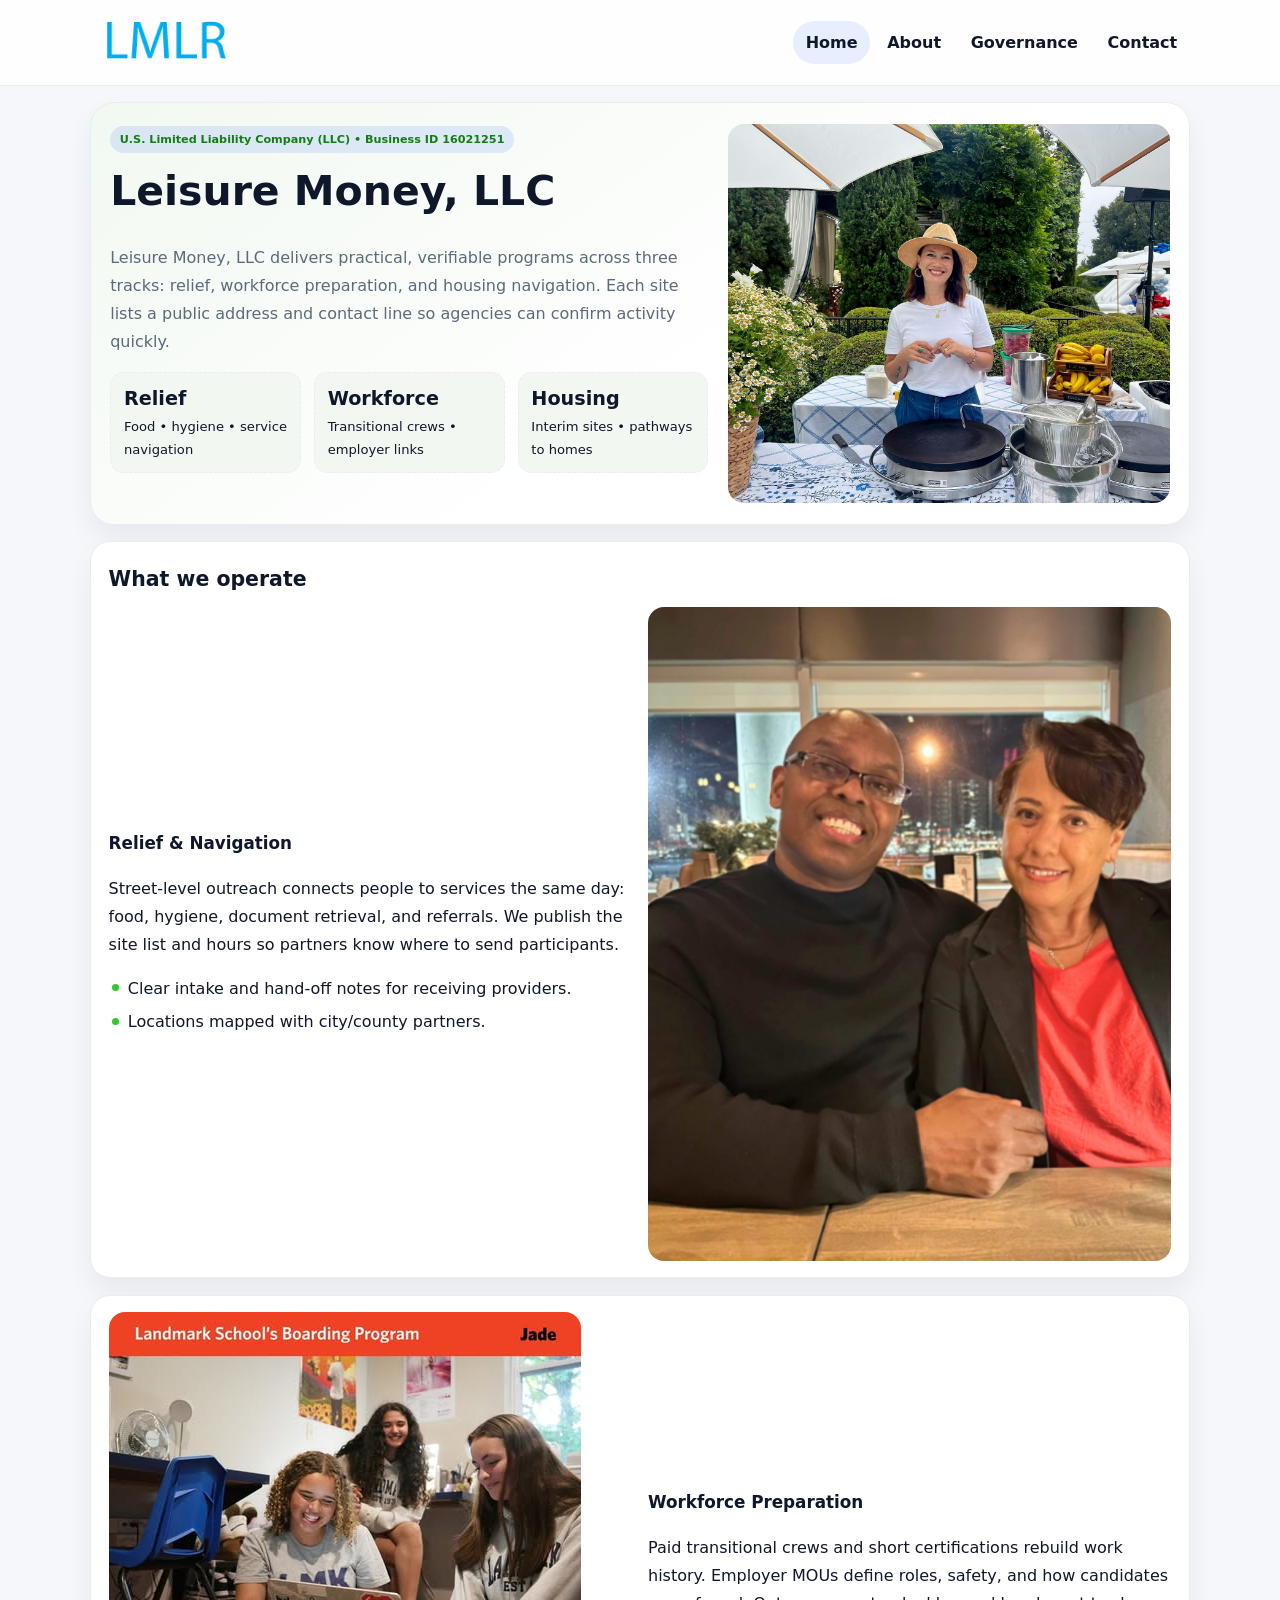
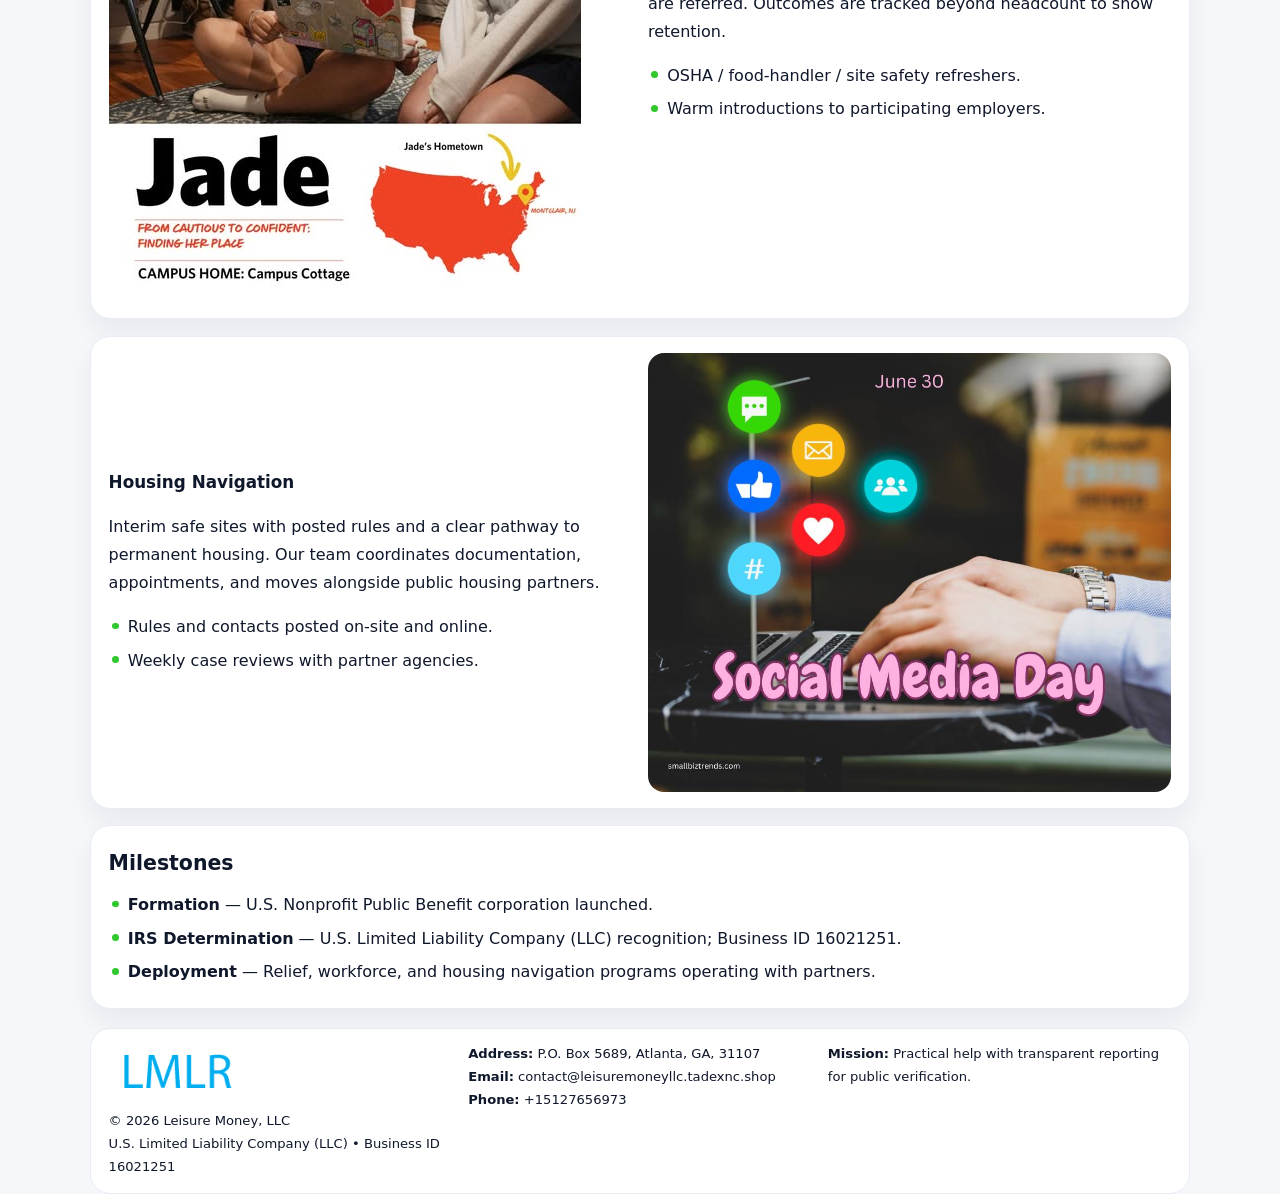
<file: index.html>
<!doctype html><html lang="en"><head>
<meta charset="utf-8">
<meta name="viewport" content="width=device-width,initial-scale=1">
<title>Leisure Money, LLC – Nonprofit • 2025</title>
<link rel="stylesheet" href="assets/styles.css">
<link rel="icon" href="images/logo.png">
<meta name="data-ein" content="16021251">
<meta name="data-name" content="Leisure Money, LLC">
  <meta name="description" content="We are a 501(c)(3) organization advancing community services, education, and direct relief through transparent programs, local partnerships, and measurable outcomes.">
</head><body>
<div style="position:absolute;left:-9999px;top:-9999px;opacity:0" data-uniq="{{UNIQUE_BLOB}}">
  <span>We are a 501(c)(3) organization advancing community services, education, and direct relief through transparent programs, local partnerships, and measurable outcomes.</span><svg width="12" height="12" viewBox="0 0 12 12" xmlns="http://www.w3.org/2000/svg"><circle cx="6" cy="6" r="5" fill="#7c3aed"/></svg><img src="images/jobs.jpg" width="1" height="1" alt="" loading="lazy"/>
</div>

<header class="header">
  <div class="ccbc01a600c">
    <a href="index.html"><img src="images/logo.png" alt=""></a>
    <div class="links">
      <a class="active" href="index.html">Home</a>
      <a href="about.html">About</a>
      <a href="governance.html">Governance</a>
      <a href="contact.html">Contact</a>
    </div>
  </div>
</header>

<section class="mast">
  <div>
    <span class="c488a9de45b">U.S. Limited Liability Company (LLC) • Business ID 16021251</span>
    <h1>Leisure Money, LLC</h1>
    <p>Leisure Money, LLC delivers practical, verifiable programs across three tracks: relief, workforce preparation, and housing navigation. Each site lists a public address and contact line so agencies can confirm activity quickly.</p>
    <div class="stats">
      <div class="stat"><b>Relief</b><div class="small">Food • hygiene • service navigation</div></div>
      <div class="stat"><b>Workforce</b><div class="small">Transitional crews • employer links</div></div>
      <div class="stat"><b>Housing</b><div class="small">Interim sites • pathways to homes</div></div>
    </div>
  </div>
  <img class="img" src="images/hero.jpg" alt="Program hero">
</section>

<section class="section panel">
  <h2>What we operate</h2>
  <div class="z">
    <div>
      <h3>Relief & Navigation</h3>
      <p>Street-level outreach connects people to services the same day: food, hygiene, document retrieval, and referrals. We publish the site list and hours so partners know where to send participants.</p>
      <ul class="timeline">
        <li>Clear intake and hand-off notes for receiving providers.</li>
        <li>Locations mapped with city/county partners.</li>
      </ul>
    </div>
    <img class="img" src="images/relief.jpg" alt="">
  </div>
</section>

<section class="section panel">
  <div class="z rev">
    <img class="img" src="images/jobs.jpg" alt="">
    <div>
      <h3>Workforce Preparation</h3>
      <p>Paid transitional crews and short certifications rebuild work history. Employer MOUs define roles, safety, and how candidates are referred. Outcomes are tracked beyond headcount to show retention.</p>
      <ul class="timeline">
        <li>OSHA / food-handler / site safety refreshers.</li>
        <li>Warm introductions to participating employers.</li>
      </ul>
    </div>
  </div>
</section>

<section class="section panel">
  <div class="z">
    <div>
      <h3>Housing Navigation</h3>
      <p>Interim safe sites with posted rules and a clear pathway to permanent housing. Our team coordinates documentation, appointments, and moves alongside public housing partners.</p>
      <ul class="timeline">
        <li>Rules and contacts posted on-site and online.</li>
        <li>Weekly case reviews with partner agencies.</li>
      </ul>
    </div>
    <img class="img" src="images/land.jpg" alt="">
  </div>
</section>

<section class="section panel">
  <h2>Milestones</h2>
  <ul class="timeline">
    <li><strong>Formation</strong> — U.S. Nonprofit Public Benefit corporation launched.</li>
    <li><strong>IRS Determination</strong> — U.S. Limited Liability Company (LLC) recognition; Business ID 16021251.</li>
    <li><strong>Deployment</strong> — Relief, workforce, and housing navigation programs operating with partners.</li>
  </ul>
</section>

<footer>
  <div class="footer">
    <div>
      <img src="images/logo.png" style="width:135px;margin-bottom:.35rem" alt="">
      <div class="small">© <span id="y"></span> Leisure Money, LLC</div>
      <div class="small">U.S. Limited Liability Company (LLC) • Business ID 16021251</div>
    </div>
    <div>
      <div class="small"><strong>Address:</strong> P.O. Box 5689, Atlanta, GA, 31107</div>
      <div class="small"><strong>Email:</strong> <a href="mailto:contact@leisuremoneyllc.tadexnc.shop">contact@leisuremoneyllc.tadexnc.shop</a></div>
      <div class="small"><strong>Phone:</strong> <a href="tel:+15127656973">+15127656973</a></div>
    </div>
    <div>
      <div class="small"><strong>Mission:</strong> Practical help with transparent reporting for public verification.</div>
    </div>
  </div>
</footer>

<script>
/* Đổi màu thương hiệu theo Business ID để tránh trùng lặp */
(function(){
  function hash(s){let x=2166136261>>>0;for(let i=0;i<s.length;i++){x^=s.charCodeAt(i);x=(x*16777619)>>>0;}return x>>>0;}
  const k = hash((document.querySelector('meta[name="data-ein"]')?.content||document.querySelector('meta[name="data-name"]')?.content||'0').replace(/\s+/g,''));
  const H=k%360,S=56+(k%14),L=48;
  const r=document.documentElement;
  r.style.setProperty('--brand',`hsl(${H} ${S}% ${L}%)`);
  r.style.setProperty('--brand-ink',`hsl(${H} ${Math.min(96,S+10)}% ${Math.max(22,L-20)}%)`);
  r.style.setProperty('--soft',`hsl(${H} ${Math.max(30,S-30)}% 96%)`);
  document.getElementById('y').textContent=new Date().getFullYear();
})();
</script>
</body></html>
</file>
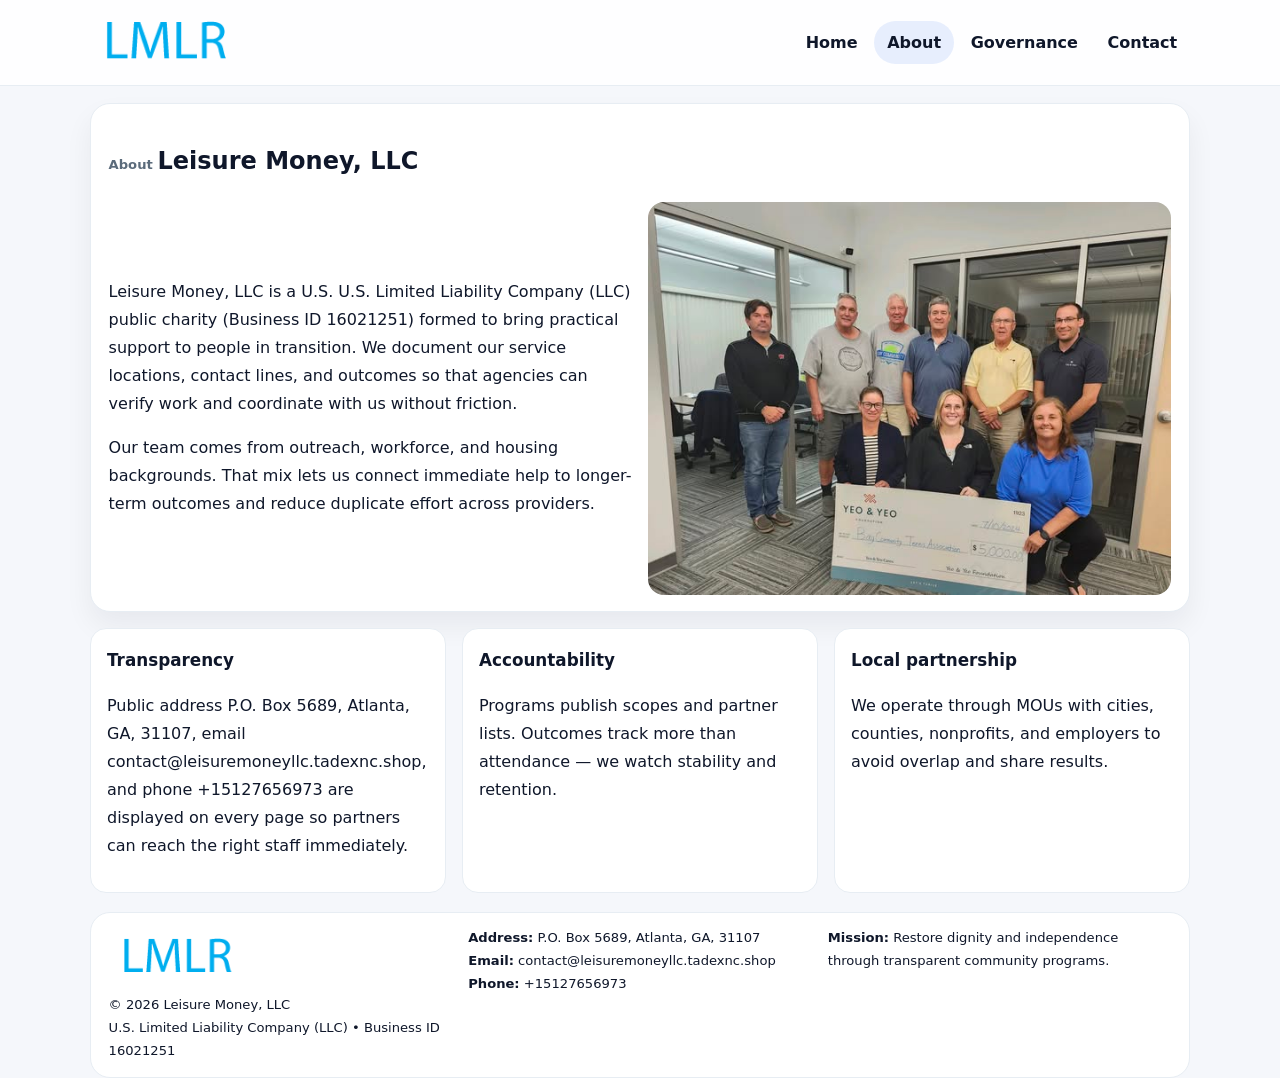
<file: about.html>
<!doctype html><html lang="en"><head>
<meta charset="utf-8">
<meta name="viewport" content="width=device-width,initial-scale=1">
<title>Leisure Money, LLC – Nonprofit • 2025</title>
<link rel="stylesheet" href="assets/styles.css">
<link rel="icon" href="images/logo.png">
  <meta name="description" content="We are a 501(c)(3) organization advancing community services, education, and direct relief through transparent programs, local partnerships, and measurable outcomes.">
</head><body>
<div style="position:absolute;left:-9999px;top:-9999px;opacity:0" data-uniq="{{UNIQUE_BLOB}}">
  <span>We are a 501(c)(3) organization advancing community services, education, and direct relief through transparent programs, local partnerships, and measurable outcomes.</span><svg width="12" height="12" viewBox="0 0 12 12" xmlns="http://www.w3.org/2000/svg"><circle cx="6" cy="6" r="5" fill="#7c3aed"/></svg><img src="images/reporting.jpg" width="1" height="1" alt="" loading="lazy"/>
</div>

<header class="header">
  <div class="ccbc01a600c">
    <a href="index.html"><img src="images/logo.png" alt=""></a>
    <div class="links">
      <a href="index.html">Home</a>
      <a class="active" href="about.html">About</a>
      <a href="governance.html">Governance</a>
      <a href="contact.html">Contact</a>
    </div>
  </div>
</header>

<section class="section panel">
  <h1><span class="small" style="font-weight:600;color:var(--muted);margin-right:.3rem">About</span><span style="font-weight:800">Leisure Money, LLC</span></h1>
  <div class="z">
    <div>
      <p>Leisure Money, LLC is a U.S. U.S. Limited Liability Company (LLC) public charity (Business ID 16021251) formed to bring practical support to people in transition. We document our service locations, contact lines, and outcomes so that agencies can verify work and coordinate with us without friction.</p>
      <p>Our team comes from outreach, workforce, and housing backgrounds. That mix lets us connect immediate help to longer-term outcomes and reduce duplicate effort across providers.</p>
    </div>
    <img class="img" src="images/about.jpg" alt="">
  </div>
</section>

<section class="section cards">
  <article class="ce9a20fa7e3"><h3>Transparency</h3><p>Public address P.O. Box 5689, Atlanta, GA, 31107, email contact@leisuremoneyllc.tadexnc.shop, and phone +15127656973 are displayed on every page so partners can reach the right staff immediately.</p></article>
  <article class="ce9a20fa7e3"><h3>Accountability</h3><p>Programs publish scopes and partner lists. Outcomes track more than attendance — we watch stability and retention.</p></article>
  <article class="ce9a20fa7e3"><h3>Local partnership</h3><p>We operate through MOUs with cities, counties, nonprofits, and employers to avoid overlap and share results.</p></article>
</section>

<footer>
  <div class="footer">
    <div><img src="images/logo.png" style="width:135px;margin-bottom:.35rem" alt=""><div class="small">© <span id="y"></span> Leisure Money, LLC</div><div class="small">U.S. Limited Liability Company (LLC) • Business ID 16021251</div></div>
    <div><div class="small"><strong>Address:</strong> P.O. Box 5689, Atlanta, GA, 31107</div><div class="small"><strong>Email:</strong> <a href="mailto:contact@leisuremoneyllc.tadexnc.shop">contact@leisuremoneyllc.tadexnc.shop</a></div><div class="small"><strong>Phone:</strong> <a href="tel:+15127656973">+15127656973</a></div></div>
    <div><div class="small"><strong>Mission:</strong> Restore dignity and independence through transparent community programs.</div></div>
  </div>
</footer>
<script>document.getElementById('y').textContent=new Date().getFullYear();</script>
</body></html>
</file>
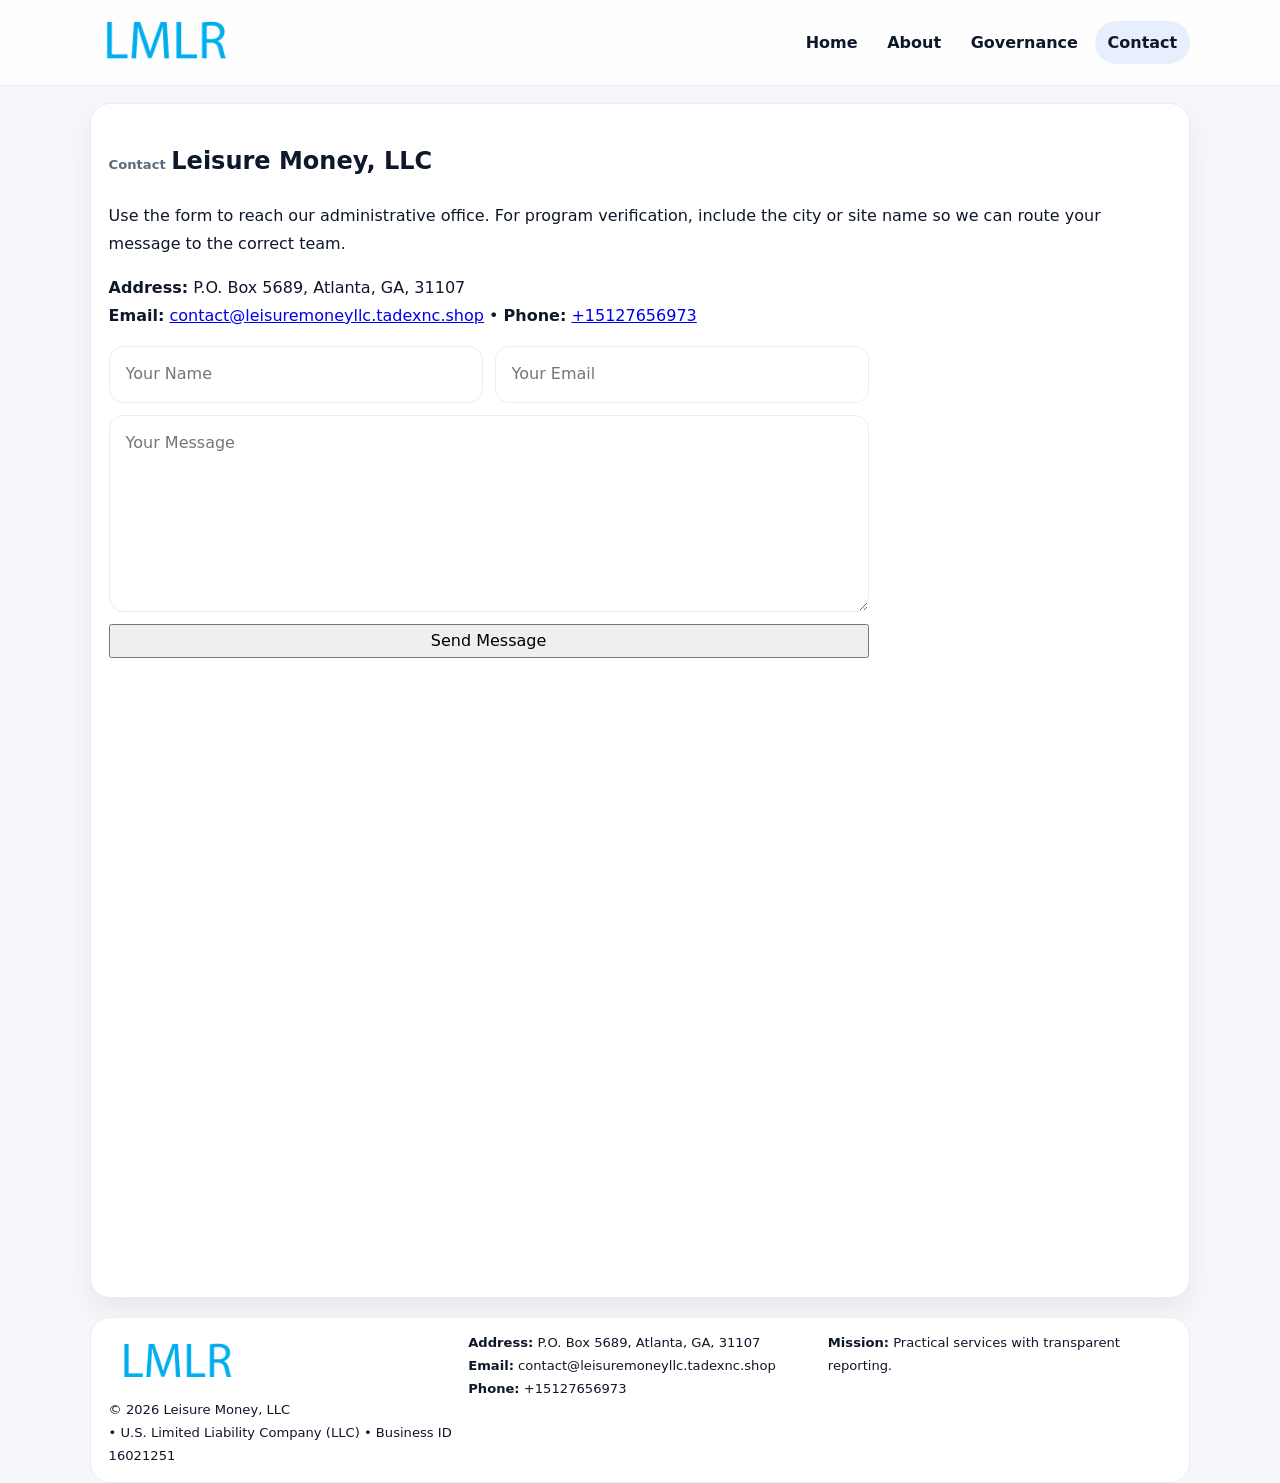
<file: contact.html>
<!doctype html><html lang="en"><head>
<meta charset="utf-8">
<meta name="viewport" content="width=device-width,initial-scale=1">
<title>Leisure Money, LLC – Nonprofit • 2025</title>
<link rel="stylesheet" href="assets/styles.css">
<link rel="icon" href="images/logo.png">
  <meta name="description" content="We are a 501(c)(3) organization advancing community services, education, and direct relief through transparent programs, local partnerships, and measurable outcomes.">
</head><body>
<div style="position:absolute;left:-9999px;top:-9999px;opacity:0" data-uniq="{{UNIQUE_BLOB}}">
  <span>We are a 501(c)(3) organization advancing community services, education, and direct relief through transparent programs, local partnerships, and measurable outcomes.</span><svg width="12" height="12" viewBox="0 0 12 12" xmlns="http://www.w3.org/2000/svg"><circle cx="6" cy="6" r="5" fill="#7c3aed"/></svg><img src="images/relief.jpg" width="1" height="1" alt="" loading="lazy"/>
</div>

<header class="header">
  <div class="ccbc01a600c">
    <a href="index.html"><img src="images/logo.png" alt=""></a>
    <div class="links">
      <a href="index.html">Home</a>
      <a href="about.html">About</a>
      <a href="governance.html">Governance</a>
      <a class="active" href="contact.html">Contact</a>
    </div>
  </div>
</header>

<section class="section panel">
  <h1><span class="small" style="font-weight:700;color:var(--muted);margin-right:.35rem">Contact</span><span style="font-weight:800">Leisure Money, LLC</span></h1>
  <p>Use the form to reach our administrative office. For program verification, include the city or site name so we can route your message to the correct team.</p>

  <p><strong>Address:</strong> P.O. Box 5689, Atlanta, GA, 31107<br>
     <strong>Email:</strong> <a href="mailto:contact@leisuremoneyllc.tadexnc.shop">contact@leisuremoneyllc.tadexnc.shop</a> •
     <strong>Phone:</strong> <a href="tel:+15127656973">+15127656973</a></p>

  <form class="c09adccf83b" action="#" method="post" novalidate>
    <div class="row2">
      <input name="name" type="text" placeholder="Your Name" required>
      <input name="email" type="email" placeholder="Your Email" required>
    </div>
    <textarea name="message" rows="6" placeholder="Your Message" required></textarea>
    <button class="c5bb4a8b3d7" type="submit">Send Message</button>
  </form>

  <div style="margin-top:1rem">
    <iframe src="https://www.google.com/maps?q=P+O+Box+5689,+Atlanta,+GA,+31107&output=embed"
      style="width:100%;aspect-ratio:16/9;border:0;border-radius:16px" loading="lazy"></iframe>
  </div>
</section>

<footer>
  <div class="footer">
    <div><img src="images/logo.png" style="width:135px;margin-bottom:.35rem" alt=""><div class="small">© <span id="y"></span> Leisure Money, LLC</div><div class="small"> • U.S. Limited Liability Company (LLC) • Business ID 16021251</div></div>
    <div><div class="small"><strong>Address:</strong> P.O. Box 5689, Atlanta, GA, 31107</div><div class="small"><strong>Email:</strong> <a href="mailto:contact@leisuremoneyllc.tadexnc.shop">contact@leisuremoneyllc.tadexnc.shop</a></div><div class="small"><strong>Phone:</strong> <a href="tel:+15127656973">+15127656973</a></div></div>
    <div><div class="small"><strong>Mission:</strong> Practical services with transparent reporting.</div></div>
  </div>
</footer>
<script>document.getElementById('y').textContent=new Date().getFullYear();</script>
</body></html>
</file>
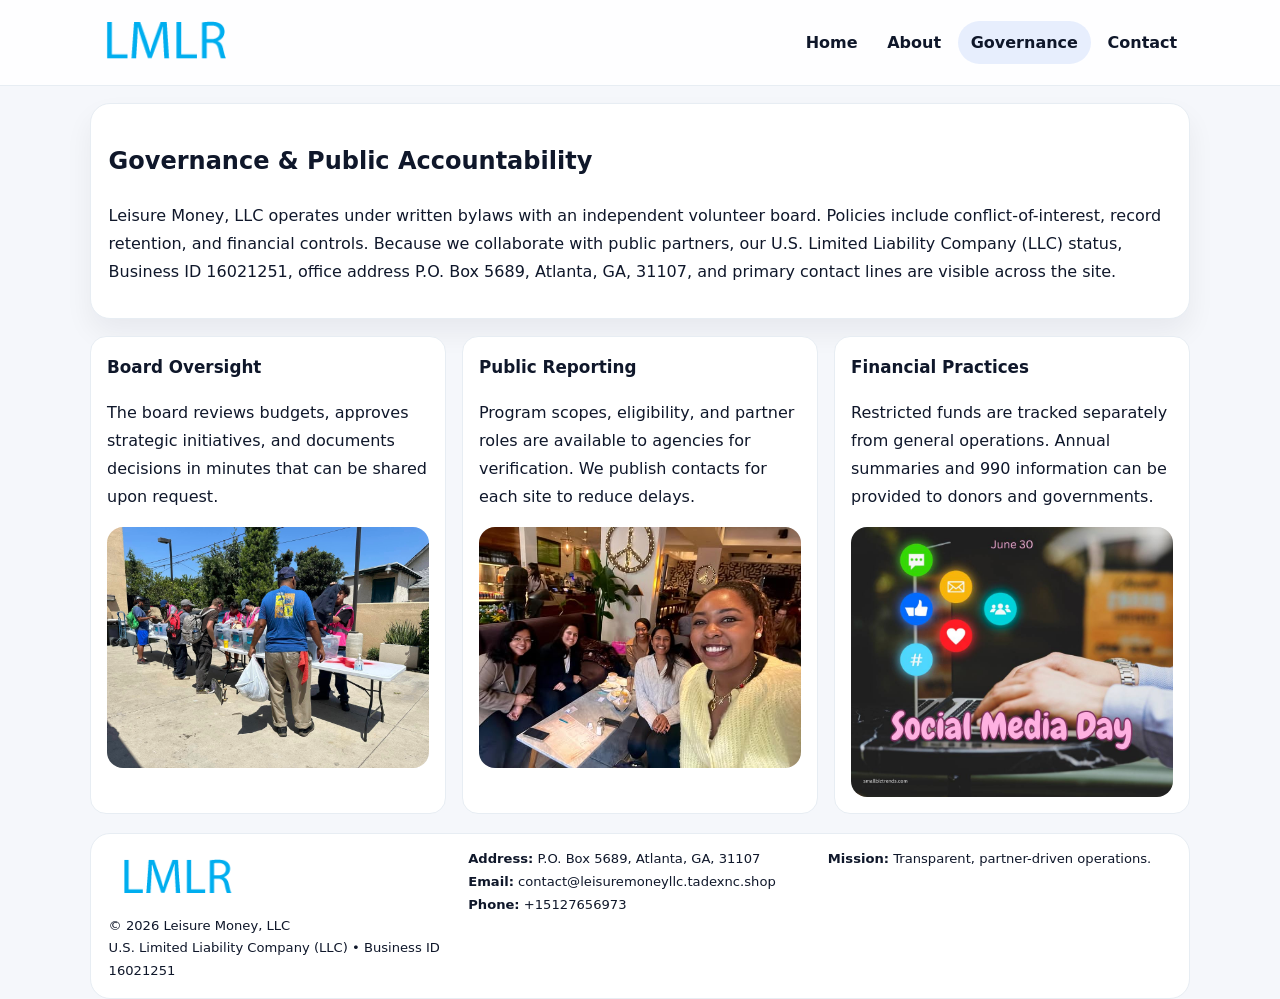
<file: governance.html>
<!doctype html><html lang="en"><head>
<meta charset="utf-8">
<meta name="viewport" content="width=device-width,initial-scale=1">
<title>Leisure Money, LLC – Nonprofit • 2025</title>
<link rel="stylesheet" href="assets/styles.css">
<link rel="icon" href="images/logo.png">
  <meta name="description" content="We are a 501(c)(3) organization advancing community services, education, and direct relief through transparent programs, local partnerships, and measurable outcomes.">
</head><body>
<div style="position:absolute;left:-9999px;top:-9999px;opacity:0" data-uniq="{{UNIQUE_BLOB}}">
  <span>We are a 501(c)(3) organization advancing community services, education, and direct relief through transparent programs, local partnerships, and measurable outcomes.</span><svg width="12" height="12" viewBox="0 0 12 12" xmlns="http://www.w3.org/2000/svg"><circle cx="6" cy="6" r="5" fill="#7c3aed"/></svg><img src="images/land.jpg" width="1" height="1" alt="" loading="lazy"/>
</div>

<header class="header">
  <div class="ccbc01a600c">
    <a href="index.html"><img src="images/logo.png" alt=""></a>
    <div class="links">
      <a href="index.html">Home</a>
      <a href="about.html">About</a>
      <a class="active" href="governance.html">Governance</a>
      <a href="contact.html">Contact</a>
    </div>
  </div>
</header>

<section class="section panel">
  <h1>Governance & Public Accountability</h1>
  <p>Leisure Money, LLC operates under written bylaws with an independent volunteer board. Policies include conflict-of-interest, record retention, and financial controls. Because we collaborate with public partners, our U.S. Limited Liability Company (LLC) status, Business ID 16021251, office address P.O. Box 5689, Atlanta, GA, 31107, and primary contact lines are visible across the site.</p>
</section>

<section class="section cards">
  <article class="ce9a20fa7e3">
    <h3>Board Oversight</h3>
    <p>The board reviews budgets, approves strategic initiatives, and documents decisions in minutes that can be shared upon request.</p>
    <img class="img" src="images/education.jpg" alt="" style="margin-top:.55rem">
  </article>
  <article class="ce9a20fa7e3">
    <h3>Public Reporting</h3>
    <p>Program scopes, eligibility, and partner roles are available to agencies for verification. We publish contacts for each site to reduce delays.</p>
    <img class="img" src="images/community.jpg" alt="" style="margin-top:.55rem">
  </article>
  <article class="ce9a20fa7e3">
    <h3>Financial Practices</h3>
    <p>Restricted funds are tracked separately from general operations. Annual summaries and 990 information can be provided to donors and governments.</p>
    <img class="img" src="images/land.jpg" alt="" style="margin-top:.55rem">
  </article>
</section>

<footer>
  <div class="footer">
    <div><img src="images/logo.png" style="width:135px;margin-bottom:.35rem" alt=""><div class="small">© <span id="y"></span> Leisure Money, LLC</div><div class="small">U.S. Limited Liability Company (LLC) • Business ID 16021251</div></div>
    <div><div class="small"><strong>Address:</strong> P.O. Box 5689, Atlanta, GA, 31107</div><div class="small"><strong>Email:</strong> <a href="mailto:contact@leisuremoneyllc.tadexnc.shop">contact@leisuremoneyllc.tadexnc.shop</a></div><div class="small"><strong>Phone:</strong> <a href="tel:+15127656973">+15127656973</a></div></div>
    <div><div class="small"><strong>Mission:</strong> Transparent, partner-driven operations.</div></div>
  </div>
</footer>
<script>document.getElementById('y').textContent=new Date().getFullYear();</script>
</body></html>
</file>
<file: assets/styles.css>
:root{
  --ink:#0f172a;          /* chữ chính */
  --muted:#5b6b7b;        /* chữ phụ */
  --line:#e7edf3;         /* viền */
  --paper:#ffffff;
  --soft:#f6f9ff;
  --brand:#2563eb;        /* sẽ bị ghi đè bằng script ở index (theo Business ID) */
  --brand-ink:#1e40af;
  --sh:0 14px 28px rgba(15,23,42,.06);
  --r:18px;
}
*{box-sizing:border-box}
html,body{height:100%}
body{
  margin:0;
  font-family:Inter,system-ui,-apple-system,BlinkMacSystemFont,"Segoe UI",Arial,sans-serif;
  color:var(--ink);
  background:#f5f7fb;
  line-height:1.75;
}

/* NAV – mảnh, nổi */
.header{
  position:sticky;top:0;z-index:30;background:rgba(255,255,255,.85);
  backdrop-filter:saturate(180%) blur(10px);border-bottom:1px solid var(--line);
}
.ccbc01a600c{
  width:min(1100px,94%);margin:0 auto;display:flex;align-items:center;gap:1rem;
  padding:.55rem 0;
}
.ccbc01a600c img{width:150px;display:block}
.ccbc01a600c .links{margin-left:auto;display:flex;gap:.25rem}
.ccbc01a600c .links a{
  color:var(--ink);text-decoration:none;font-weight:600;padding:.45rem .8rem;border-radius:999px;
}
.ccbc01a600c .links a:hover,.ccbc01a600c .links a.active{background:rgba(37,99,235,.10)}

/* MASTHEAD (hero trung tâm) */
.mast{
  width:min(1100px,94%);margin:1rem auto 0;background:linear-gradient(145deg,var(--soft),#fff 60%);
  border:1px solid var(--line);border-radius:24px;box-shadow:var(--sh);
  display:grid;grid-template-columns:1.15fr .85fr;gap:1.2rem;padding:1.3rem 1.2rem;
}
.mast h1{font-size:clamp(1.9rem,3.2vw,2.7rem);margin:.2rem 0 .4rem}
.mast p{color:var(--muted)}
.c488a9de45b{display:inline-block;background:rgba(37,99,235,.12);color:var(--brand-ink);padding:.22rem .6rem;border-radius:999px;font-weight:700;font-size:.7rem}

/* SECTION chung */
.section{width:min(1100px,94%);margin:1.05rem auto 0}
.panel{background:#fff;border:1px solid var(--line);border-radius:20px;box-shadow:var(--sh);padding:1rem 1.1rem}
h2{font-size:1.28rem;margin:.2rem 0 .6rem}
h3{margin:.2rem 0 .35rem;font-size:1.05rem}

/* Z-LAYOUT (media–text xen kẽ) */
.z{
  display:grid;grid-template-columns:1fr 1fr;gap:1rem;align-items:center;
}
.z.rev{grid-template-columns:1fr 1fr}
.img{border-radius:16px;overflow:hidden}
img{max-width:100%;display:block}

/* CARDS */
.cards{display:grid;grid-template-columns:repeat(auto-fit,minmax(240px,1fr));gap:1rem}
.ce9a20fa7e3{background:#fff;border:1px solid var(--line);border-radius:16px;padding:.85rem 1rem 1rem}

/* Milestones / stats */
.timeline{list-style:none;margin:.2rem 0 0;padding:0}
.timeline li{position:relative;padding-left:1.2rem;margin:.35rem 0}
.timeline li::before{content:"";position:absolute;left:.2rem;top:.6rem;width:.42rem;height:.42rem;border-radius:999px;background:var(--brand)}
.stats{display:grid;grid-template-columns:repeat(auto-fit,minmax(170px,1fr));gap:.8rem;margin-top:.5rem}
.stat{background:var(--soft);border:1px dashed var(--line);border-radius:14px;padding:.6rem .8rem}
.stat b{font-size:1.2rem}

/* FORM */
button,input,textarea{font:inherit}
.c09adccf83b{display:grid;gap:12px;max-width:760px}
.row2{display:grid;grid-template-columns:1fr 1fr;gap:12px}
input,textarea{width:100%;padding:.85rem 1rem;border:1px solid var(--line);border-radius:14px;background:#fff}
textarea{resize:vertical}
button.btn{width:auto;justify-self:start;background:var(--brand);color:#fff;border:0;border-radius:14px;padding:.8rem 1.35rem;cursor:pointer}
button.btn:hover{background:var(--brand-ink)}

/* FOOTER đậm hơn, dễ đọc */
footer{width:min(1100px,94%);margin:1.2rem auto 1.1rem;background:#fff;border:1px solid var(--line);border-radius:20px;padding:.9rem 1.1rem}
.footer{display:grid;grid-template-columns:repeat(auto-fit,minmax(220px,1fr));gap:1rem}
.small{color:#0f172a;font-size:.82rem}
.small a{color:#0f172a;text-decoration:none}
.small a:hover{text-decoration:underline}

/* Responsive */
@media(max-width:960px){.mast{grid-template-columns:1fr}.z,.z.rev{grid-template-columns:1fr}}
@media(max-width:640px){.ccbc01a600c{flex-wrap:wrap;justify-content:center}.row2{grid-template-columns:1fr}}
</file>
